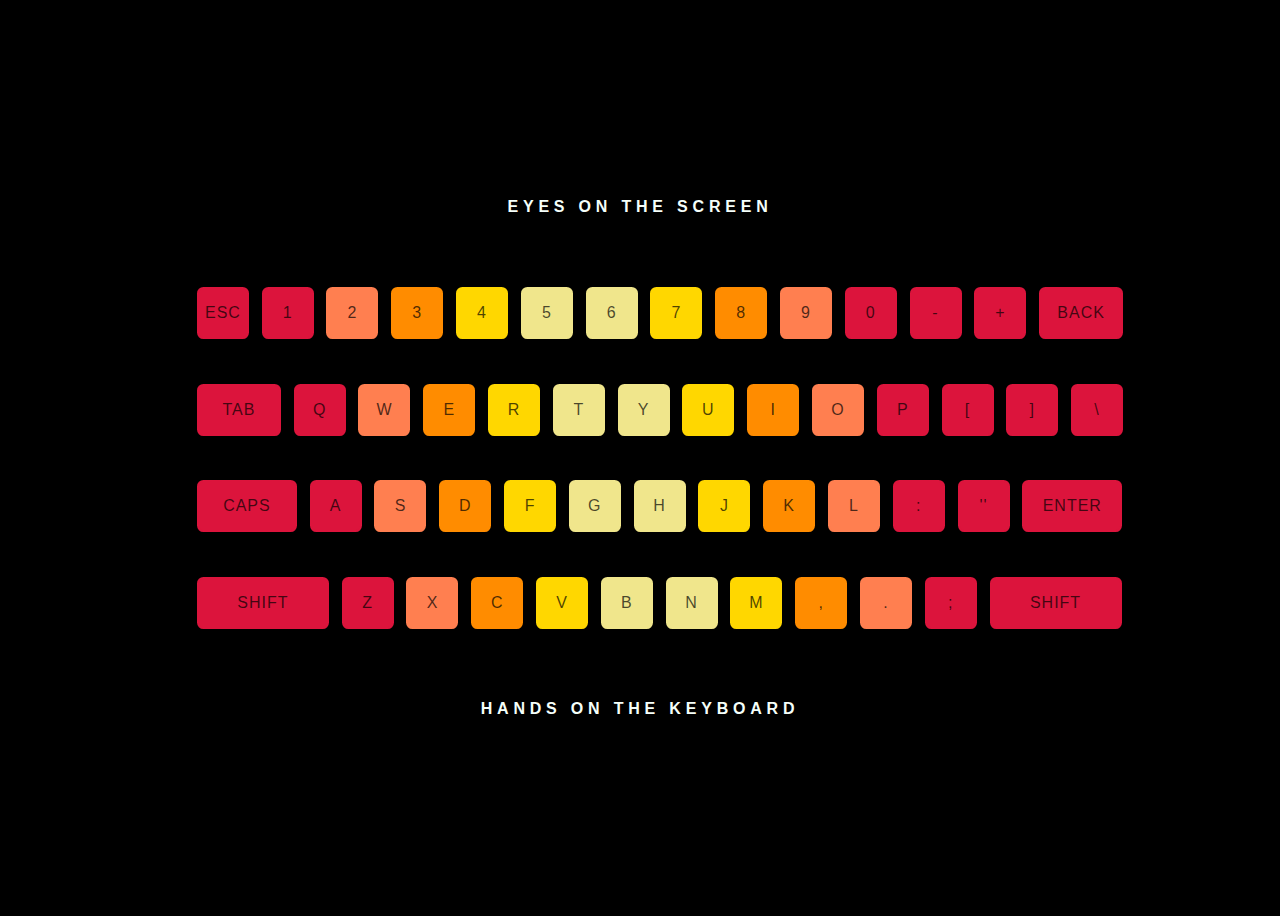
<file: keyboard/keyboard.html>
<!DOCTYPE html>
<html lang="en">
<head>
    <script type="text/javascript" src="keyboard.js"></script>
    <link rel="stylesheet" href="keyboard.css">
    <title>Keyboard</title>
</head>
<body>
    
    <h1 class="title">Eyes on the screen</h1>
    <div class="keyboard">
      <ul class="row row-0">
        <li class="pinky" id="esc">ESC</li>
        <li class="pinky" id="1">1</li>
        <li class="ring" id="2">2</li>
        <li class="middle" id="3">3</li>
        <li class="pointer1st" id="4">4</li>
        <li class="pointer2nd" id="5">5</li>
        <li class="pointer2nd" id="6">6</li>
        <li class="pointer1st" id="7">7</li>
        <li class="middle" id="8">8</li>
        <li class="ring" id="9">9</li>
        <li class="pinky" id="10">0</li>
        <li class="pinky" >-</li>
        <li class="pinky" >+</li>
        <li class="pinky" id="back">BACK</li>
      </ul>
      <ul class="row row-1">
        <li class="pinky" id="tab">TAB</li>
        <li class="pinky" id="Q">Q</li>
        <li class="ring" id="W">W</li>
        <li class="middle" id="E">E</li>
        <li class="pointer1st" id="R">R</li>
        <li class="pointer2nd" id="T">T</li>
        <li class="pointer2nd" id="Y">Y</li>
        <li class="pointer1st" id="U">U</li>
        <li class="middle" id="I">I</li>
        <li class="ring" id="O">O</li>
        <li class="pinky" id="P">P</li>
        <li class="pinky" >[</li>
        <li class="pinky" >]</li>
        <li class="pinky" >\</li>
      </ul>
      <ul class="row row-2">
        <li class="pinky" id="caps">CAPS</li>
        <li class="pinky" id="A">A</li>
        <li class="ring" id="S">S</li>
        <li class="middle" id="D">D</li>
        <li class="pointer1st" id="F">F</li>
        <li class="pointer2nd" id="G">G</li>
        <li class="pointer2nd" id="H">H</li>
        <li class="pointer1st" id="J">J</li>
        <li class="middle" id="K">K</li>
        <li class="ring" id="L">L</li>
        <li class="pinky" >:</li>
        <li class="pinky" >''</li>
        <li class="pinky" id="enter">ENTER</li>
      </ul>
      <ul class="row row-3">
        <li class="pinky" id="left-shift">SHIFT</li>
        <li class="pinky" id="Z">Z</li>
        <li class="ring" id="X">X</li>
        <li class="middle" id="C">C</li>
        <li class="pointer1st" id="V">V</li>
        <li class="pointer2nd" id="B">B</li>
        <li class="pointer2nd" id="N">N</li>
        <li class="pointer1st" id="M">M</li>
        <li class="middle" >,</li>
        <li class="ring" >.</li>
        <li class="pinky" >;</li>
        <li class="pinky" id="right-shift">SHIFT</li>
      </ul>
    </div>
    <h1 class="title">Hands on the keyboard</h1>

</body>
</html>
</file>
<file: keyboard/keyboard.css>
body {
    background-color: black;
    font-family: "Helvetica Neue", Helvetica, Arial, sans-serif;
    font-weight: 500;
    display: flex;
    flex-direction: column;
    justify-content: center;
    align-items: center;
    height: 100vh;
  }
  
  .title {
    color: mintcream;
    text-transform: uppercase;
    margin-top: 3em;
    margin-bottom: 3em;
    font-size: 1em;
    letter-spacing: 0.3em;
  }
  
  .keyboard {
    display: flex;
    flex-direction: column;
  }
  
  .row {
    list-style: none;
    display: flex;
  }
  
  li {
    height: 3em;
    width: 3em;
    color: rgba(0,0,0,0.7);
    border-radius: 0.4em;
    line-height: 3em;
    letter-spacing: 1px;
    margin: 0.4em;
    transition: 0.3s;
    text-align: center;
    font-size: 1em;
  }
  
  #tab {
    width: 5em;
  }
  
  #caps {
    width: 6em;
  }
  
  #left-shift {
    width: 8em;
  }
  
  #enter {
    width: 6em;
  }
  
  #right-shift {
    width: 8em;
  }
  
  #back {
    width: 5em;
  }
  
  .pinky { 
    background-color: crimson;
    border: 2px solid crimson;
  }
  .pinky.selected {
    color: crimson;
  }
  
  .ring { 
    background-color: coral;
    border: 2px solid coral;
  }
  .ring.selected {
    color: coral;
  }
  
  .middle { 
    background-color: darkorange;
    border: 2px solid darkorange;
  }
  .middle.selected {
    color: darkorange;
  }
  
  .pointer1st { 
    background-color: gold;
    border: 2px solid gold;
  }
  .pointer1st.selected {
    color: gold;
  }
  
  .pointer2nd { 
    background-color: khaki;
    border: 2px solid khaki;
  }
  .pointer2nd.selected {
    color: khaki;
  }
  
  .fill-out-key {
    background-color: slategrey;
    border: 2px solid slategrey;
  }
  
  .selected {
    background-color: transparent;
        -webkit-animation: vibrate-1 0.3s linear infinite both;
              animation: vibrate-1 0.3s linear infinite both;
  }
  
  /* ----------------------------------------------
   * Generated by Animista
   * Licensed under FreeBSD License.
   * See http://animista.net/license for more info. 
   * w: http://animista.net, t: @cssanimista
   * ---------------------------------------------- */
  
  .hit {
      -webkit-animation: hit 0.3s cubic-bezier(0.390, 0.575, 0.565, 1.000) both;
              animation: hit 0.3s cubic-bezier(0.390, 0.575, 0.565, 1.000) both;
  }
  
  @-webkit-keyframes hit {
    0% {
      -webkit-transform: scale(1.2);
              transform: scale(1.2);
    }
    100% {
      -webkit-transform: scale(1);
              transform: scale(1);
    }
  }
  @keyframes hit {
    0% {
      -webkit-transform: scale(1.2);
              transform: scale(1.2);
    }
    100% {
      -webkit-transform: scale(1);
              transform: scale(1);
    }
  }
  
  @-webkit-keyframes vibrate-1 {
    0% {
      -webkit-transform: translate(0);
              transform: translate(0);
    }
    20% {
      -webkit-transform: translate(-2px, 2px);
              transform: translate(-2px, 2px);
    }
    40% {
      -webkit-transform: translate(-2px, -2px);
              transform: translate(-2px, -2px);
    }
    60% {
      -webkit-transform: translate(2px, 2px);
              transform: translate(2px, 2px);
    }
    80% {
      -webkit-transform: translate(2px, -2px);
              transform: translate(2px, -2px);
    }
    100% {
      -webkit-transform: translate(0);
              transform: translate(0);
    }
  }
  @keyframes vibrate-1 {
    0% {
      -webkit-transform: translate(0);
              transform: translate(0);
    }
    20% {
      -webkit-transform: translate(-2px, 2px);
              transform: translate(-2px, 2px);
    }
    40% {
      -webkit-transform: translate(-2px, -2px);
              transform: translate(-2px, -2px);
    }
    60% {
      -webkit-transform: translate(2px, 2px);
              transform: translate(2px, 2px);
    }
    80% {
      -webkit-transform: translate(2px, -2px);
              transform: translate(2px, -2px);
    }
    100% {
      -webkit-transform: translate(0);
              transform: translate(0);
    }
  }
</file>
